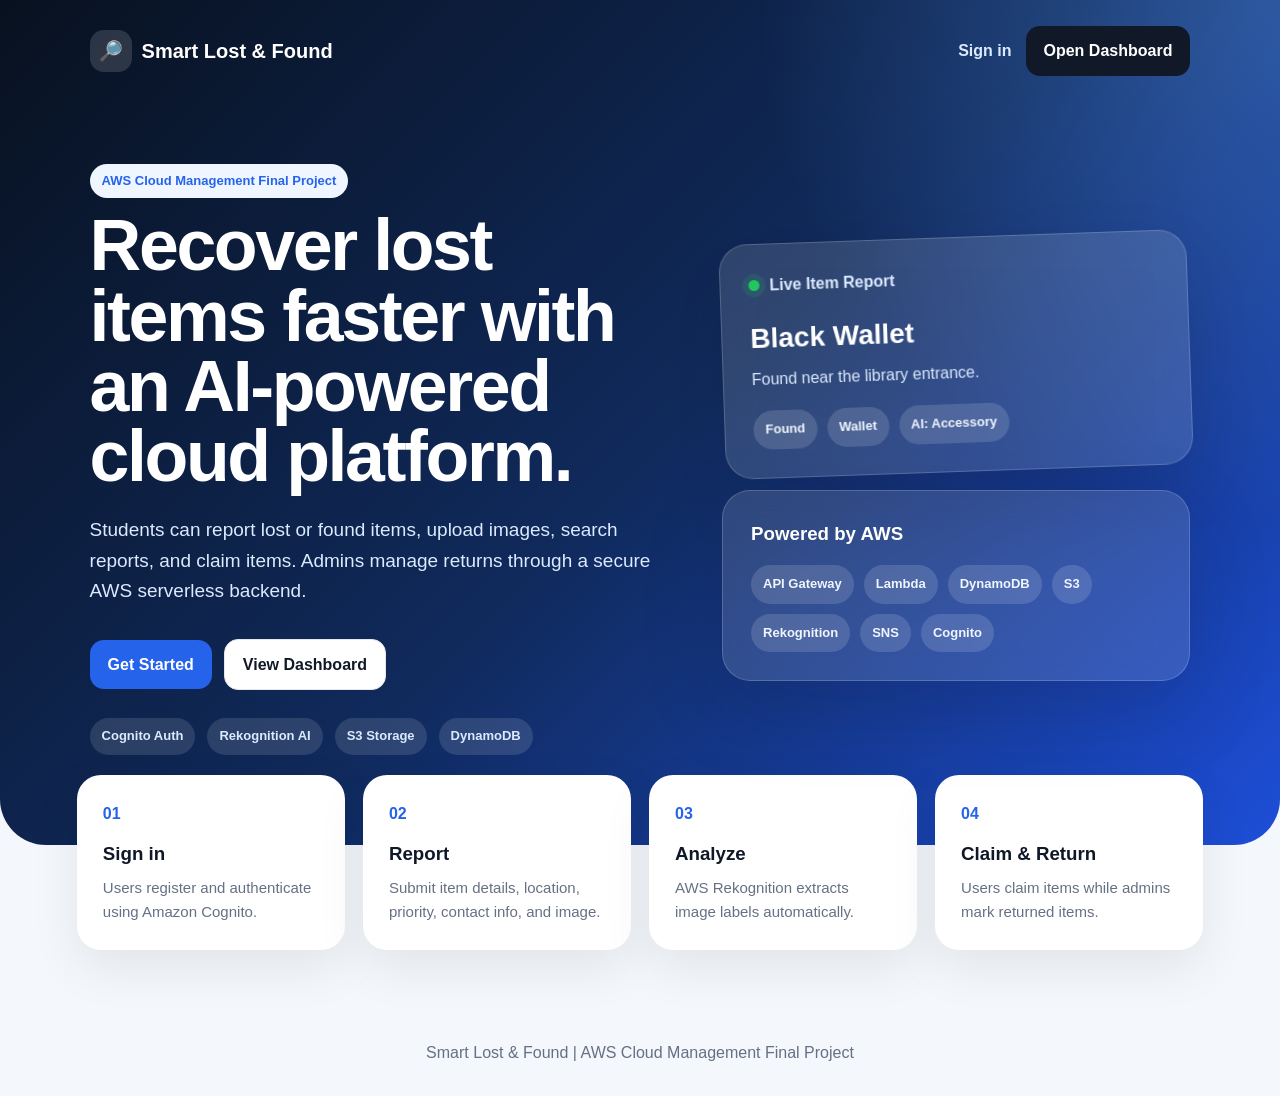
<file: index.html>
<!doctype html>
<html lang="en">
  <head>
    <meta charset="UTF-8" />
    <meta name="viewport" content="width=device-width, initial-scale=1.0" />
    <title>Smart Lost & Found</title>
    <link rel="stylesheet" href="style.css" />
  </head>

  <body class="landing-page">
    <header class="landing-shell">
      <nav class="topbar">
        <a class="brand" href="index.html">
          <span class="brand-mark">🔎</span>
          <span>Smart Lost & Found</span>
        </a>

        <div class="topbar-actions">
          <a href="auth.html" class="nav-link">Sign in</a>
          <a href="dashboard.html" class="btn btn-dark">Open Dashboard</a>
        </div>
      </nav>

      <section class="landing-hero">
        <div class="hero-copy">
          <span class="kicker">AWS Cloud Management Final Project</span>
          <h1>Recover lost items faster with an AI-powered cloud platform.</h1>
          <p>
            Students can report lost or found items, upload images, search
            reports, and claim items. Admins manage returns through a secure AWS
            serverless backend.
          </p>

          <div class="hero-actions">
            <a href="auth.html" class="btn btn-primary">Get Started</a>
            <a href="dashboard.html" class="btn btn-light">View Dashboard</a>
          </div>

          <div class="trust-row">
            <span>Cognito Auth</span>
            <span>Rekognition AI</span>
            <span>S3 Storage</span>
            <span>DynamoDB</span>
          </div>
        </div>

        <div class="hero-preview">
          <div class="preview-card floating-card">
            <div class="preview-header">
              <span class="status-dot"></span>
              <strong>Live Item Report</strong>
            </div>
            <h3>Black Wallet</h3>
            <p>Found near the library entrance.</p>
            <div class="mini-tags">
              <span>Found</span>
              <span>Wallet</span>
              <span>AI: Accessory</span>
            </div>
          </div>

          <div class="architecture-card">
            <h3>Powered by AWS</h3>
            <div class="service-cloud">
              <span>API Gateway</span>
              <span>Lambda</span>
              <span>DynamoDB</span>
              <span>S3</span>
              <span>Rekognition</span>
              <span>SNS</span>
              <span>Cognito</span>
            </div>
          </div>
        </div>
      </section>
    </header>

    <main class="landing-main">
      <section class="workflow-strip">
        <article>
          <span>01</span>
          <h3>Sign in</h3>
          <p>Users register and authenticate using Amazon Cognito.</p>
        </article>

        <article>
          <span>02</span>
          <h3>Report</h3>
          <p>
            Submit item details, location, priority, contact info, and image.
          </p>
        </article>

        <article>
          <span>03</span>
          <h3>Analyze</h3>
          <p>AWS Rekognition extracts image labels automatically.</p>
        </article>

        <article>
          <span>04</span>
          <h3>Claim & Return</h3>
          <p>Users claim items while admins mark returned items.</p>
        </article>
      </section>
    </main>

    <footer class="simple-footer">
      Smart Lost & Found | AWS Cloud Management Final Project
    </footer>
  </body>
</html>
</file>
<file: style.css>
:root {
  --bg: #f4f7fb;
  --card: #ffffff;
  --text: #101827;
  --muted: #667085;
  --border: #e5e7eb;
  --primary: #2563eb;
  --primary-dark: #1d4ed8;
  --dark: #111827;
  --accent: #f59e0b;
  --success: #16a34a;
  --danger: #dc2626;
  --radius: 22px;
  --shadow: 0 18px 50px rgba(15, 23, 42, 0.08);
  --shadow-strong: 0 28px 80px rgba(15, 23, 42, 0.18);
}

* {
  box-sizing: border-box;
  margin: 0;
  padding: 0;
}

html {
  scroll-behavior: smooth;
}

body {
  font-family: Inter, Arial, sans-serif;
  background: var(--bg);
  color: var(--text);
  line-height: 1.6;
}

a {
  color: inherit;
  text-decoration: none;
}

button,
input,
textarea,
select {
  font-family: inherit;
}

button {
  border: 0;
  cursor: pointer;
}

.brand {
  display: inline-flex;
  align-items: center;
  gap: 10px;
  font-weight: 900;
  font-size: 20px;
}

.brand-mark {
  width: 42px;
  height: 42px;
  display: grid;
  place-items: center;
  border-radius: 14px;
  background: #eff6ff;
}

.kicker {
  display: inline-flex;
  width: fit-content;
  padding: 7px 12px;
  border-radius: 999px;
  background: #eff6ff;
  color: var(--primary);
  font-size: 13px;
  font-weight: 900;
  margin-bottom: 12px;
}

.btn {
  display: inline-flex;
  justify-content: center;
  align-items: center;
  min-height: 44px;
  padding: 12px 18px;
  border-radius: 14px;
  font-weight: 900;
  transition: 0.22s ease;
}

.btn:hover {
  transform: translateY(-2px);
}

.btn-primary {
  color: white;
  background: var(--primary);
}

.btn-primary:hover {
  background: var(--primary-dark);
}

.btn-dark {
  color: white;
  background: var(--dark);
}

.btn-light {
  color: var(--dark);
  background: white;
  border: 1px solid var(--border);
}

.btn-danger {
  color: white;
  background: var(--danger);
}

.full {
  width: 100%;
}

/* Landing */

.landing-shell {
  min-height: 720px;
  padding: 26px 7% 90px;
  background:
    radial-gradient(
      circle at top right,
      rgba(96, 165, 250, 0.35),
      transparent 34%
    ),
    linear-gradient(135deg, #08111f 0%, #102a5c 52%, #1d4ed8 100%);
  color: white;
  border-bottom-left-radius: 46px;
  border-bottom-right-radius: 46px;
}

.topbar {
  display: flex;
  justify-content: space-between;
  align-items: center;
  gap: 18px;
  margin-bottom: 88px;
}

.topbar .brand-mark {
  background: rgba(255, 255, 255, 0.14);
}

.topbar-actions {
  display: flex;
  align-items: center;
  gap: 14px;
}

.nav-link {
  color: #dbeafe;
  font-weight: 800;
}

.landing-hero {
  display: grid;
  grid-template-columns: 1.1fr 0.9fr;
  gap: 60px;
  align-items: center;
}

.hero-copy h1 {
  font-size: clamp(42px, 5.6vw, 76px);
  line-height: 0.98;
  letter-spacing: -2.4px;
  max-width: 850px;
  margin-bottom: 24px;
}

.hero-copy p {
  color: #dbeafe;
  max-width: 720px;
  font-size: 19px;
  margin-bottom: 32px;
}

.hero-actions,
.trust-row {
  display: flex;
  gap: 12px;
  flex-wrap: wrap;
  align-items: center;
}

.trust-row {
  margin-top: 28px;
}

.trust-row span {
  padding: 8px 12px;
  border-radius: 999px;
  color: #dbeafe;
  background: rgba(255, 255, 255, 0.12);
  font-size: 13px;
  font-weight: 800;
}

.hero-preview {
  display: grid;
  gap: 18px;
}

.preview-card,
.architecture-card {
  border: 1px solid rgba(255, 255, 255, 0.18);
  background: rgba(255, 255, 255, 0.13);
  backdrop-filter: blur(16px);
  border-radius: 28px;
  padding: 28px;
  box-shadow: var(--shadow-strong);
}

.floating-card {
  transform: rotate(-2deg);
}

.preview-header {
  display: flex;
  align-items: center;
  gap: 10px;
  color: #dbeafe;
  margin-bottom: 18px;
}

.status-dot {
  width: 11px;
  height: 11px;
  border-radius: 50%;
  background: #22c55e;
  box-shadow: 0 0 0 6px rgba(34, 197, 94, 0.14);
}

.preview-card h3 {
  font-size: 28px;
  margin-bottom: 6px;
}

.preview-card p {
  color: #dbeafe;
  margin-bottom: 18px;
}

.mini-tags,
.service-cloud {
  display: flex;
  flex-wrap: wrap;
  gap: 10px;
}

.mini-tags span,
.service-cloud span {
  padding: 9px 12px;
  border-radius: 999px;
  background: rgba(255, 255, 255, 0.14);
  color: #eff6ff;
  font-size: 13px;
  font-weight: 800;
}

.architecture-card h3 {
  margin-bottom: 16px;
}

.landing-main {
  width: min(1180px, 88%);
  margin: -70px auto 60px;
}

.workflow-strip {
  display: grid;
  grid-template-columns: repeat(4, 1fr);
  gap: 18px;
}

.workflow-strip article {
  background: white;
  padding: 26px;
  border-radius: 24px;
  box-shadow: var(--shadow);
}

.workflow-strip span {
  display: inline-flex;
  color: var(--primary);
  font-weight: 900;
  margin-bottom: 12px;
}

.workflow-strip h3 {
  margin-bottom: 8px;
}

.workflow-strip p {
  color: var(--muted);
  font-size: 15px;
}

.simple-footer {
  text-align: center;
  color: var(--muted);
  padding: 30px;
}

/* Auth Page */

.auth-shell {
  min-height: 100vh;
  display: grid;
  grid-template-columns: 1.05fr 0.95fr;
}

.auth-visual {
  padding: 44px 8%;
  color: white;
  background:
    radial-gradient(
      circle at top right,
      rgba(245, 158, 11, 0.22),
      transparent 30%
    ),
    linear-gradient(135deg, #0f172a, #1e3a8a);
  display: flex;
  flex-direction: column;
  justify-content: space-between;
}

.auth-brand .brand-mark {
  background: rgba(255, 255, 255, 0.14);
}

.auth-visual h1 {
  font-size: clamp(38px, 5vw, 64px);
  line-height: 1.02;
  letter-spacing: -1.8px;
  max-width: 720px;
  margin-bottom: 20px;
}

.auth-visual p {
  color: #dbeafe;
  font-size: 18px;
  max-width: 650px;
}

.role-list {
  display: grid;
  gap: 14px;
  max-width: 520px;
}

.role-list div {
  background: rgba(255, 255, 255, 0.12);
  border-radius: 18px;
  padding: 18px;
}

.role-list strong {
  display: block;
  margin-bottom: 5px;
}

.role-list span {
  color: #dbeafe;
}

.auth-panel {
  padding: 56px 9%;
  display: flex;
  flex-direction: column;
  justify-content: center;
  background: #f8fafc;
}

.auth-tabs {
  display: grid;
  grid-template-columns: repeat(3, 1fr);
  background: #e5e7eb;
  padding: 6px;
  border-radius: 16px;
  margin-bottom: 26px;
}

.tab-btn {
  background: transparent;
  padding: 12px;
  border-radius: 12px;
  font-weight: 900;
  color: var(--muted);
}

.tab-btn.active {
  background: white;
  color: var(--text);
  box-shadow: 0 10px 24px rgba(15, 23, 42, 0.08);
}

.auth-tab {
  display: none;
  background: white;
  border-radius: 28px;
  padding: 32px;
  box-shadow: var(--shadow);
}

.auth-tab.active {
  display: block;
}

.auth-tab h2 {
  font-size: 34px;
  margin-bottom: 6px;
}

.muted {
  color: var(--muted);
  margin-bottom: 22px;
}

.status-text {
  color: var(--muted);
  font-weight: 800;
  margin-top: 14px;
}

.back-link {
  margin-top: 22px;
  color: var(--primary);
  font-weight: 900;
}

/* Dashboard */

.dashboard-page {
  display: grid;
  grid-template-columns: 270px 1fr;
  min-height: 100vh;
}

.sidebar {
  position: sticky;
  top: 0;
  height: 100vh;
  background: #0f172a;
  color: white;
  padding: 28px;
  display: flex;
  flex-direction: column;
}

.sidebar .brand-mark {
  background: rgba(255, 255, 255, 0.12);
}

.side-nav {
  display: grid;
  gap: 8px;
  margin-top: 38px;
}

.side-nav a {
  color: #cbd5e1;
  padding: 13px 14px;
  border-radius: 14px;
  font-weight: 800;
}

.side-nav a:hover {
  background: rgba(255, 255, 255, 0.1);
  color: white;
}

.session-box {
  margin-top: auto;
  background: rgba(255, 255, 255, 0.08);
  padding: 18px;
  border-radius: 18px;
}

.session-box p {
  color: #dbeafe;
  font-weight: 800;
  margin-bottom: 8px;
}

.session-box .btn {
  margin-top: 12px;
}

.dashboard-main {
  width: min(1180px, 92%);
  margin: 0 auto;
  padding: 38px 0 70px;
}

.dashboard-header {
  min-height: 245px;
  background:
    radial-gradient(
      circle at top right,
      rgba(96, 165, 250, 0.24),
      transparent 28%
    ),
    linear-gradient(135deg, #ffffff, #eff6ff);
  border: 1px solid var(--border);
  border-radius: 32px;
  padding: 34px;
  box-shadow: var(--shadow);
  display: flex;
  justify-content: space-between;
  align-items: flex-start;
  gap: 24px;
  margin-bottom: 24px;
}

.dashboard-header h1 {
  font-size: clamp(36px, 4vw, 58px);
  line-height: 1;
  letter-spacing: -1.6px;
  margin-bottom: 12px;
}

.dashboard-header p {
  color: var(--muted);
  max-width: 640px;
}

.header-actions {
  display: flex;
  gap: 12px;
  flex-wrap: wrap;
}

.metric-grid {
  display: grid;
  grid-template-columns: repeat(5, 1fr);
  gap: 16px;
  margin-bottom: 28px;
}

.metric-card,
.dashboard-card,
.filter-card,
.item-card {
  background: white;
  border: 1px solid var(--border);
  border-radius: 24px;
  box-shadow: var(--shadow);
}

.metric-card {
  padding: 22px;
}

.metric-card span {
  display: inline-flex;
  padding: 6px 11px;
  border-radius: 999px;
  background: #eff6ff;
  color: var(--primary);
  font-size: 12px;
  font-weight: 900;
}

.metric-card strong {
  display: block;
  font-size: 38px;
  line-height: 1;
  color: #1e3a8a;
  margin: 14px 0 8px;
}

.metric-card p {
  color: var(--muted);
  font-weight: 800;
}

.lost-label {
  background: #fee2e2 !important;
  color: #991b1b !important;
}

.found-label {
  background: #dcfce7 !important;
  color: #166534 !important;
}

.claimed-label {
  background: #fef3c7 !important;
  color: #92400e !important;
}

.returned-label {
  background: #f3f4f6 !important;
  color: #374151 !important;
}

.dashboard-card {
  padding: 30px;
  margin-bottom: 28px;
}

.section-heading {
  margin-bottom: 24px;
}

.section-heading.row {
  display: flex;
  justify-content: space-between;
  align-items: flex-end;
  gap: 18px;
}

.section-heading h2 {
  font-size: 32px;
  letter-spacing: -0.7px;
}

.section-heading p {
  color: var(--muted);
}

.form-grid {
  display: grid;
  grid-template-columns: repeat(2, 1fr);
  gap: 0 18px;
}

.full-width {
  grid-column: 1 / -1;
}

.input-group {
  margin-bottom: 18px;
}

.input-group label {
  display: block;
  font-weight: 900;
  margin-bottom: 8px;
  color: #344054;
  font-size: 14px;
}

input,
textarea,
select {
  width: 100%;
  min-height: 48px;
  padding: 13px 15px;
  border: 1px solid #d0d5dd;
  border-radius: 14px;
  outline: none;
  background: #f9fafb;
  color: var(--text);
  font-size: 15px;
  transition: 0.18s ease;
}

textarea {
  min-height: 128px;
  resize: vertical;
}

input:focus,
textarea:focus,
select:focus {
  background: white;
  border-color: var(--primary);
  box-shadow: 0 0 0 4px rgba(37, 99, 235, 0.1);
}

.submit-wide {
  width: 100%;
  min-height: 50px;
}

.filter-card {
  display: grid;
  grid-template-columns: 2fr 0.7fr;
  gap: 18px;
  padding: 20px;
  margin-bottom: 24px;
}

.filter-card .input-group {
  margin-bottom: 0;
}

.items-grid {
  display: grid;
  grid-template-columns: repeat(3, 1fr);
  gap: 22px;
}

.card {
  background: white;
  border: 1px solid var(--border);
  border-radius: 24px;
  overflow: hidden;
  box-shadow: var(--shadow);
  transition: 0.22s ease;
}

.card:hover {
  transform: translateY(-5px);
  box-shadow: 0 22px 60px rgba(15, 23, 42, 0.13);
}

.card img {
  width: 100%;
  height: 225px;
  object-fit: cover;
  display: block;
  background: #e5e7eb;
}

.card h3 {
  font-size: 21px;
  padding: 18px 18px 8px;
}

.card p {
  color: #4b5563;
  font-size: 14px;
  padding: 0 18px 12px;
}

.card strong {
  color: #1e3a8a;
}

.card small {
  display: block;
  padding: 0 18px 18px;
  color: #9ca3af;
  word-break: break-all;
  font-size: 12px;
}

.badges {
  display: flex;
  gap: 8px;
  flex-wrap: wrap;
  padding: 0 18px 12px;
}

.badge {
  padding: 6px 10px;
  border-radius: 999px;
  background: #eff6ff;
  color: #1e40af;
  font-size: 12px;
  font-weight: 900;
}

.badge.lost {
  background: #fee2e2;
  color: #991b1b;
}

.badge.found {
  background: #dcfce7;
  color: #166534;
}

.badge.claimed {
  background: #fef3c7;
  color: #92400e;
}

.badge.returned {
  background: #f3f4f6;
  color: #374151;
}

.card-actions {
  padding: 0 18px 18px;
  display: grid;
  gap: 10px;
}

.claim-btn,
.returned-btn {
  width: 100%;
  border: 0;
  min-height: 44px;
  border-radius: 14px;
  font-weight: 900;
  cursor: pointer;
}

.claim-btn {
  background: var(--accent);
  color: #111827;
}

.returned-btn {
  background: var(--success);
  color: white;
}

.empty-state {
  grid-column: 1 / -1;
  background: white;
  border-radius: 24px;
  padding: 44px;
  text-align: center;
  color: var(--muted);
  box-shadow: var(--shadow);
}

/* Responsive */

@media (max-width: 1120px) {
  .landing-hero,
  .auth-shell {
    grid-template-columns: 1fr;
  }

  .auth-visual {
    min-height: 460px;
  }

  .dashboard-page {
    grid-template-columns: 1fr;
  }

  .sidebar {
    position: static;
    height: auto;
  }

  .side-nav {
    grid-template-columns: repeat(3, 1fr);
  }

  .session-box {
    margin-top: 24px;
  }

  .metric-grid,
  .items-grid {
    grid-template-columns: repeat(2, 1fr);
  }

  .workflow-strip {
    grid-template-columns: repeat(2, 1fr);
  }
}

@media (max-width: 760px) {
  .landing-shell {
    padding: 22px 5% 70px;
    border-bottom-left-radius: 28px;
    border-bottom-right-radius: 28px;
  }

  .topbar,
  .dashboard-header,
  .section-heading.row {
    flex-direction: column;
    align-items: flex-start;
  }

  .topbar-actions,
  .header-actions {
    width: 100%;
  }

  .topbar-actions .btn,
  .header-actions .btn,
  .hero-actions .btn {
    width: 100%;
  }

  .landing-main {
    width: 92%;
  }

  .workflow-strip,
  .metric-grid,
  .form-grid,
  .filter-card,
  .items-grid,
  .side-nav {
    grid-template-columns: 1fr;
  }

  .dashboard-main {
    width: 92%;
    padding-top: 24px;
  }

  .dashboard-header,
  .dashboard-card,
  .filter-card,
  .auth-tab {
    padding: 22px;
  }

  .auth-panel,
  .auth-visual {
    padding: 32px 6%;
  }

  .auth-tabs {
    grid-template-columns: 1fr;
  }
}

.view-switcher {
  display: flex;
  gap: 10px;
  flex-wrap: wrap;
  margin-bottom: 18px;
}

.view-btn {
  min-height: 42px;
  padding: 10px 16px;
  border-radius: 999px;
  background: white;
  border: 1px solid var(--border);
  color: var(--muted);
  font-weight: 900;
  cursor: pointer;
  transition: 0.2s ease;
}

.view-btn:hover {
  transform: translateY(-2px);
  color: var(--primary);
}

.view-btn.active {
  background: var(--primary);
  color: white;
  border-color: var(--primary);
}

.claim-box {
  margin: 0 18px 14px;
  padding: 14px;
  border-radius: 16px;
  background: #fffbeb;
  border: 1px solid #fde68a;
}

.claim-box p {
  padding: 0 0 8px !important;
  color: #78350f;
}

.claim-box p:last-child {
  padding-bottom: 0 !important;
}
.modal-overlay {
  position: fixed;
  inset: 0;
  background: rgba(15, 23, 42, 0.64);
  backdrop-filter: blur(8px);
  display: none;
  align-items: center;
  justify-content: center;
  padding: 24px;
  z-index: 9999;
}

.modal-overlay.show {
  display: flex;
}

.modal-card {
  width: min(560px, 100%);
  background: white;
  border-radius: 28px;
  padding: 28px;
  box-shadow: 0 30px 90px rgba(15, 23, 42, 0.35);
  animation: modalIn 0.22s ease;
}

@keyframes modalIn {
  from {
    opacity: 0;
    transform: translateY(18px) scale(0.98);
  }

  to {
    opacity: 1;
    transform: translateY(0) scale(1);
  }
}

.modal-header {
  display: flex;
  justify-content: space-between;
  gap: 18px;
  align-items: flex-start;
  margin-bottom: 22px;
}

.modal-header h2 {
  font-size: 26px;
  margin-bottom: 4px;
}

.modal-header p {
  color: var(--muted);
  font-size: 14px;
}

.modal-close {
  width: 38px;
  height: 38px;
  border-radius: 999px;
  background: #f3f4f6;
  color: #111827;
  font-size: 24px;
  line-height: 1;
  font-weight: 800;
}

.modal-close:hover {
  background: #e5e7eb;
}

.modal-actions {
  display: flex;
  justify-content: flex-end;
  gap: 12px;
  margin-top: 8px;
}

@media (max-width: 620px) {
  .modal-actions {
    flex-direction: column;
  }

  .modal-actions .btn {
    width: 100%;
  }
}

.toast-container {
  position: fixed;
  top: 22px;
  right: 22px;
  display: grid;
  gap: 12px;
  z-index: 10000;
}

.toast {
  min-width: 280px;
  max-width: 380px;
  background: white;
  border-radius: 16px;
  padding: 14px 16px;
  box-shadow: 0 22px 70px rgba(15, 23, 42, 0.18);
  border-left: 5px solid var(--primary);
  animation: toastIn 0.22s ease;
}

.toast.success {
  border-left-color: var(--success);
}

.toast.error {
  border-left-color: var(--danger);
}

.toast.warning {
  border-left-color: var(--accent);
}

.toast-title {
  font-weight: 900;
  color: var(--text);
  margin-bottom: 3px;
}

.toast-message {
  color: var(--muted);
  font-size: 14px;
}

@keyframes toastIn {
  from {
    opacity: 0;
    transform: translateX(18px);
  }

  to {
    opacity: 1;
    transform: translateX(0);
  }
}

@keyframes toastOut {
  from {
    opacity: 1;
    transform: translateX(0);
  }

  to {
    opacity: 0;
    transform: translateX(18px);
  }
}

.toast.hide {
  animation: toastOut 0.22s ease forwards;
}

@media (max-width: 620px) {
  .toast-container {
    top: 14px;
    right: 14px;
    left: 14px;
  }

  .toast {
    min-width: unset;
    max-width: unset;
    width: 100%;
  }
}
.status-timeline {
  margin: 2px 18px 16px;
  padding: 14px;
  border-radius: 16px;
  background: #f8fafc;
  border: 1px solid #e5e7eb;
}

.timeline-step {
  display: grid;
  grid-template-columns: 18px 1fr;
  gap: 10px;
  align-items: start;
  opacity: 0.45;
}

.timeline-step.active {
  opacity: 1;
}

.timeline-dot {
  width: 12px;
  height: 12px;
  margin-top: 5px;
  border-radius: 999px;
  background: #cbd5e1;
  box-shadow: 0 0 0 4px rgba(203, 213, 225, 0.25);
}

.timeline-step.active .timeline-dot {
  background: var(--primary);
  box-shadow: 0 0 0 4px rgba(37, 99, 235, 0.14);
}

.timeline-step strong {
  display: block;
  color: var(--text);
  font-size: 13px;
}

.timeline-step small {
  display: block;
  color: var(--muted);
  font-size: 12px;
  margin-top: 2px;
}

.timeline-line {
  width: 2px;
  height: 18px;
  margin: 5px 0 5px 5px;
  background: #cbd5e1;
  border-radius: 999px;
}

.timeline-line.active {
  background: var(--primary);
}

.confirm-modal-card {
  max-width: 520px;
}

.confirm-warning {
  padding: 16px;
  border-radius: 18px;
  background: #fffbeb;
  border: 1px solid #fde68a;
  margin-bottom: 20px;
}

.confirm-warning strong {
  display: block;
  color: #92400e;
  margin-bottom: 4px;
}

.confirm-warning p {
  color: #78350f;
  font-size: 14px;
}

.btn.is-loading,
.claim-btn.is-loading,
.returned-btn.is-loading {
  opacity: 0.72;
  cursor: not-allowed;
  pointer-events: none;
  position: relative;
}

.btn.is-loading::after,
.claim-btn.is-loading::after,
.returned-btn.is-loading::after {
  content: "";
  width: 14px;
  height: 14px;
  margin-left: 9px;
  border: 2px solid currentColor;
  border-top-color: transparent;
  border-radius: 50%;
  display: inline-block;
  vertical-align: middle;
  animation: spin 0.75s linear infinite;
}

@keyframes spin {
  to {
    transform: rotate(360deg);
  }
}

.image-upload-area {
  border: 1px dashed #cbd5e1;
  background: #f8fafc;
  padding: 18px;
  border-radius: 18px;
}

.image-upload-area input {
  background: white;
}

.image-upload-area p {
  color: var(--muted);
  font-size: 13px;
  margin-top: 8px;
}

.image-preview-box {
  display: none;
  margin-top: 16px;
  background: white;
  border: 1px solid var(--border);
  border-radius: 20px;
  padding: 14px;
  box-shadow: 0 14px 35px rgba(15, 23, 42, 0.08);
}

.image-preview-box.show {
  display: block;
}

.image-preview-box img {
  width: 100%;
  max-height: 320px;
  object-fit: cover;
  border-radius: 16px;
  display: block;
  margin-bottom: 12px;
  background: #e5e7eb;
}

.remove-image-btn {
  width: 100%;
  min-height: 42px;
  border-radius: 14px;
  background: #fee2e2;
  color: #991b1b;
  font-weight: 900;
  cursor: pointer;
}

.remove-image-btn:hover {
  background: #fecaca;
}
.view-btn span {
  display: inline-flex;
  min-width: 24px;
  height: 24px;
  align-items: center;
  justify-content: center;
  margin-left: 8px;
  padding: 0 7px;
  border-radius: 999px;
  background: #f3f4f6;
  color: var(--muted);
  font-size: 12px;
  font-weight: 900;
}

.view-btn.active span {
  background: rgba(255, 255, 255, 0.22);
  color: white;
}
.delete-btn {
  width: 100%;
  border: 0;
  min-height: 44px;
  border-radius: 14px;
  font-weight: 900;
  cursor: pointer;
  background: #fee2e2;
  color: #991b1b;
  transition: 0.2s ease;
}

.delete-btn:hover {
  background: #fecaca;
  transform: translateY(-2px);
}

.danger-warning {
  padding: 16px;
  border-radius: 18px;
  background: #fef2f2;
  border: 1px solid #fecaca;
  margin-bottom: 20px;
}

.danger-warning strong {
  display: block;
  color: #991b1b;
  margin-bottom: 4px;
}

.danger-warning p {
  color: #7f1d1d;
  font-size: 14px;
  margin-bottom: 6px;
}

.danger-warning p:last-child {
  margin-bottom: 0;
}

.danger-warning span {
  font-weight: 900;
}

.delete-btn {
  width: 100%;
  border: 0;
  min-height: 44px;
  border-radius: 14px;
  font-weight: 900;
  cursor: pointer;
  background: #fee2e2;
  color: #991b1b;
  transition: 0.2s ease;
}

.delete-btn:hover {
  background: #fecaca;
  transform: translateY(-2px);
}

.danger-warning {
  padding: 16px;
  border-radius: 18px;
  background: #fef2f2;
  border: 1px solid #fecaca;
  margin-bottom: 20px;
}

.danger-warning strong {
  display: block;
  color: #991b1b;
  margin-bottom: 4px;
}

.danger-warning p {
  color: #7f1d1d;
  font-size: 14px;
  margin-bottom: 6px;
}

.danger-warning p:last-child {
  margin-bottom: 0;
}

.danger-warning span {
  font-weight: 900;
}

/* Fix image cropping in preview and item cards */

.image-preview-box img {
  width: 100%;
  height: auto;
  max-height: 420px;
  object-fit: contain;
  object-position: center;
  background: #f8fafc;
  border-radius: 16px;
  display: block;
}

.card img {
  width: 100%;
  height: 240px;
  object-fit: contain;
  object-position: center;
  background: #f8fafc;
  padding: 10px;
  display: block;
}
</file>
